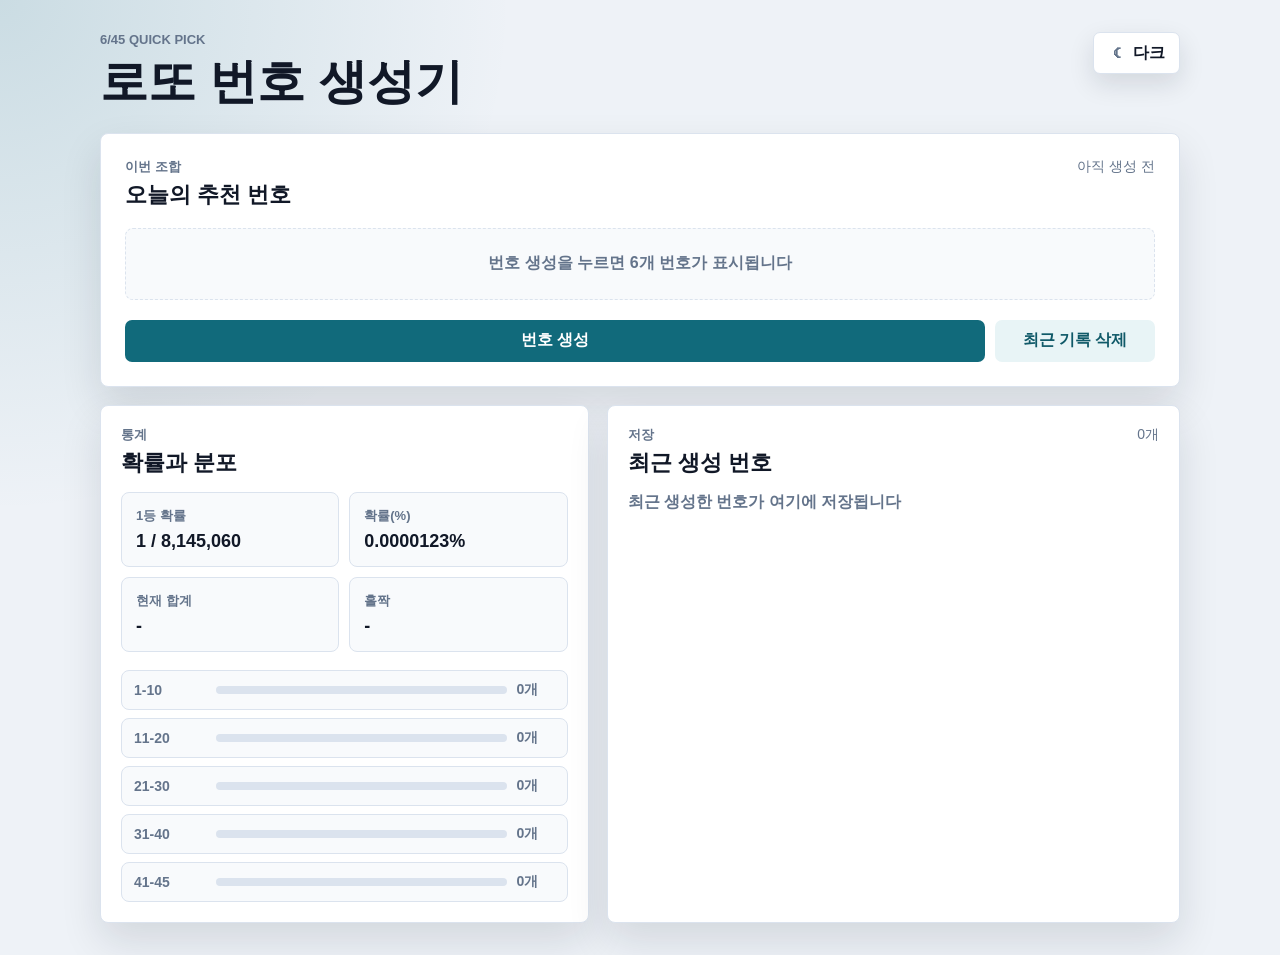
<file: index.html>
<!DOCTYPE html>
<html lang="ko">
<head>
    <meta charset="UTF-8">
    <meta name="viewport" content="width=device-width, initial-scale=1.0">
    <title>로또 번호 생성기</title>
    <link rel="stylesheet" href="style.css">
</head>
<body>
    <main class="app-shell">
        <header class="app-header">
            <div>
                <p class="eyebrow">6/45 Quick Pick</p>
                <h1>로또 번호 생성기</h1>
            </div>
            <button id="theme-toggle" class="theme-toggle" type="button" aria-label="다크 모드로 전환" aria-pressed="false">
                <span class="theme-toggle__icon" aria-hidden="true">☾</span>
                <span class="theme-toggle__text">다크</span>
            </button>
        </header>

        <section class="hero-panel" aria-labelledby="current-title">
            <div class="panel-head">
                <div>
                    <p class="section-label">이번 조합</p>
                    <h2 id="current-title">오늘의 추천 번호</h2>
                </div>
                <span id="draw-time" class="draw-time">아직 생성 전</span>
            </div>
            <div id="numbers" class="numbers-container" aria-live="polite"></div>
            <div class="action-row">
                <button id="generate-btn" class="primary-button" type="button">번호 생성</button>
                <button id="clear-history-btn" class="secondary-button" type="button">최근 기록 삭제</button>
            </div>
        </section>

        <section class="content-grid">
            <article class="panel stats-panel" aria-labelledby="stats-title">
                <div class="panel-head compact">
                    <div>
                        <p class="section-label">통계</p>
                        <h2 id="stats-title">확률과 분포</h2>
                    </div>
                </div>
                <dl class="odds-list">
                    <div>
                        <dt>1등 확률</dt>
                        <dd>1 / 8,145,060</dd>
                    </div>
                    <div>
                        <dt>확률(%)</dt>
                        <dd>0.0000123%</dd>
                    </div>
                    <div>
                        <dt>현재 합계</dt>
                        <dd id="sum-stat">-</dd>
                    </div>
                    <div>
                        <dt>홀짝</dt>
                        <dd id="odd-even-stat">-</dd>
                    </div>
                </dl>
                <div class="range-stats" id="range-stats" aria-label="번호 구간 통계"></div>
            </article>

            <article class="panel history-panel" aria-labelledby="history-title">
                <div class="panel-head compact">
                    <div>
                        <p class="section-label">저장</p>
                        <h2 id="history-title">최근 생성 번호</h2>
                    </div>
                    <span id="history-count" class="history-count">0개</span>
                </div>
                <div id="history-list" class="history-list"></div>
            </article>
        </section>
    </main>
    <script src="main.js"></script>
</body>
</html>
</file>
<file: style.css>
* {
    box-sizing: border-box;
}

:root {
    color-scheme: light;
    --bg-color: #eef2f7;
    --surface-color: #ffffff;
    --surface-soft: #f8fafc;
    --text-color: #111827;
    --muted-color: #64748b;
    --border-color: #dbe3ee;
    --shadow-color: rgba(15, 23, 42, 0.12);
    --primary-color: #116a7b;
    --primary-hover: #0e5b6a;
    --primary-text: #ffffff;
    --soft-button: #e8f4f6;
    --soft-button-text: #0f5968;
    --ball-text: #ffffff;
    --yellow-ball: #f5a623;
    --blue-ball: #3478f6;
    --red-ball: #ef4444;
    --gray-ball: #64748b;
    --green-ball: #16a34a;
}

body.dark-mode {
    color-scheme: dark;
    --bg-color: #0f172a;
    --surface-color: #182235;
    --surface-soft: #101827;
    --text-color: #f8fafc;
    --muted-color: #aeb8c7;
    --border-color: #2d3a50;
    --shadow-color: rgba(0, 0, 0, 0.28);
    --primary-color: #2dd4bf;
    --primary-hover: #14b8a6;
    --primary-text: #062923;
    --soft-button: #233449;
    --soft-button-text: #d5eef4;
    --gray-ball: #94a3b8;
}

body {
    min-height: 100vh;
    margin: 0;
    font-family: Arial, sans-serif;
    background:
        radial-gradient(circle at top left, rgba(17, 106, 123, 0.16), transparent 32rem),
        var(--bg-color);
    color: var(--text-color);
    transition: background-color 0.2s ease, color 0.2s ease;
}

button {
    min-height: 42px;
    border: 0;
    border-radius: 7px;
    font: inherit;
    font-weight: 700;
    cursor: pointer;
    transition: background-color 0.2s ease, color 0.2s ease, transform 0.2s ease;
}

button:active {
    transform: translateY(1px);
}

.app-shell {
    width: min(1120px, 100%);
    margin: 0 auto;
    padding: 32px 20px;
}

.app-header {
    display: flex;
    align-items: flex-start;
    justify-content: space-between;
    gap: 16px;
    margin-bottom: 22px;
}

.eyebrow,
.section-label {
    margin: 0 0 6px;
    color: var(--muted-color);
    font-size: 13px;
    font-weight: 700;
    text-transform: uppercase;
}

h1,
h2 {
    margin: 0;
    line-height: 1.2;
}

h1 {
    font-size: clamp(30px, 7vw, 48px);
}

h2 {
    font-size: 22px;
}

.theme-toggle {
    display: inline-flex;
    align-items: center;
    justify-content: center;
    gap: 7px;
    padding: 0 14px;
    background: var(--surface-color);
    color: var(--text-color);
    border: 1px solid var(--border-color);
    box-shadow: 0 10px 26px var(--shadow-color);
    white-space: nowrap;
}

.theme-toggle__icon {
    width: 18px;
    color: var(--muted-color);
}

.hero-panel,
.panel {
    background: var(--surface-color);
    border: 1px solid var(--border-color);
    border-radius: 8px;
    box-shadow: 0 18px 40px var(--shadow-color);
}

.hero-panel {
    padding: 24px;
    margin-bottom: 18px;
}

.panel {
    padding: 20px;
}

.panel-head {
    display: flex;
    align-items: flex-start;
    justify-content: space-between;
    gap: 14px;
    margin-bottom: 20px;
}

.panel-head.compact {
    margin-bottom: 16px;
}

.draw-time,
.history-count {
    color: var(--muted-color);
    font-size: 14px;
    white-space: nowrap;
}

.numbers-container {
    display: flex;
    min-height: 72px;
    align-items: center;
    justify-content: center;
    gap: 12px;
    flex-wrap: wrap;
    padding: 20px;
    margin-bottom: 20px;
    background: var(--surface-soft);
    border: 1px dashed var(--border-color);
    border-radius: 8px;
}

.empty-state {
    margin: 0;
    color: var(--muted-color);
    font-weight: 700;
}

.number {
    display: inline-flex;
    width: 48px;
    height: 48px;
    align-items: center;
    justify-content: center;
    border-radius: 50%;
    color: var(--ball-text);
    font-size: 18px;
    font-weight: 800;
    box-shadow: inset 0 -5px 10px rgba(0, 0, 0, 0.18), 0 8px 16px rgba(15, 23, 42, 0.14);
}

.ball-yellow { background: var(--yellow-ball); }
.ball-blue { background: var(--blue-ball); }
.ball-red { background: var(--red-ball); }
.ball-gray { background: var(--gray-ball); }
.ball-green { background: var(--green-ball); }

.action-row {
    display: flex;
    gap: 10px;
    flex-wrap: wrap;
}

.primary-button {
    flex: 1 1 180px;
    padding: 0 20px;
    background: var(--primary-color);
    color: var(--primary-text);
}

.primary-button:hover {
    background: var(--primary-hover);
}

.secondary-button {
    flex: 0 1 160px;
    padding: 0 16px;
    background: var(--soft-button);
    color: var(--soft-button-text);
}

.content-grid {
    display: grid;
    grid-template-columns: minmax(0, 0.92fr) minmax(0, 1.08fr);
    gap: 18px;
}

.odds-list {
    display: grid;
    grid-template-columns: repeat(2, minmax(0, 1fr));
    gap: 10px;
    margin: 0 0 18px;
}

.odds-list div,
.range-item,
.history-item {
    background: var(--surface-soft);
    border: 1px solid var(--border-color);
    border-radius: 8px;
}

.odds-list div {
    padding: 14px;
}

.odds-list dt {
    margin-bottom: 6px;
    color: var(--muted-color);
    font-size: 13px;
    font-weight: 700;
}

.odds-list dd {
    margin: 0;
    font-size: 18px;
    font-weight: 800;
}

.range-stats {
    display: grid;
    gap: 8px;
}

.range-item {
    display: grid;
    grid-template-columns: 72px 1fr 38px;
    align-items: center;
    gap: 10px;
    padding: 10px 12px;
    color: var(--muted-color);
    font-size: 14px;
    font-weight: 700;
}

.range-bar {
    height: 8px;
    overflow: hidden;
    background: var(--border-color);
    border-radius: 999px;
}

.range-bar span {
    display: block;
    height: 100%;
    background: var(--primary-color);
    border-radius: inherit;
}

.history-list {
    display: grid;
    gap: 10px;
}

.history-item {
    display: grid;
    grid-template-columns: 74px 1fr;
    align-items: center;
    gap: 12px;
    padding: 12px;
}

.history-meta {
    color: var(--muted-color);
    font-size: 13px;
    font-weight: 700;
}

.history-balls {
    display: flex;
    gap: 6px;
    flex-wrap: wrap;
}

.history-balls .number {
    width: 30px;
    height: 30px;
    font-size: 13px;
    box-shadow: inset 0 -3px 7px rgba(0, 0, 0, 0.18);
}

@media (max-width: 760px) {
    .app-shell {
        padding: 22px 14px;
    }

    .app-header,
    .panel-head {
        align-items: stretch;
    }

    .content-grid,
    .odds-list {
        grid-template-columns: 1fr;
    }

    .hero-panel,
    .panel {
        padding: 18px;
    }

    .numbers-container {
        padding: 16px 10px;
    }

    .number {
        width: 42px;
        height: 42px;
        font-size: 16px;
    }

    .secondary-button {
        flex: 1 1 160px;
    }
}
</file>
